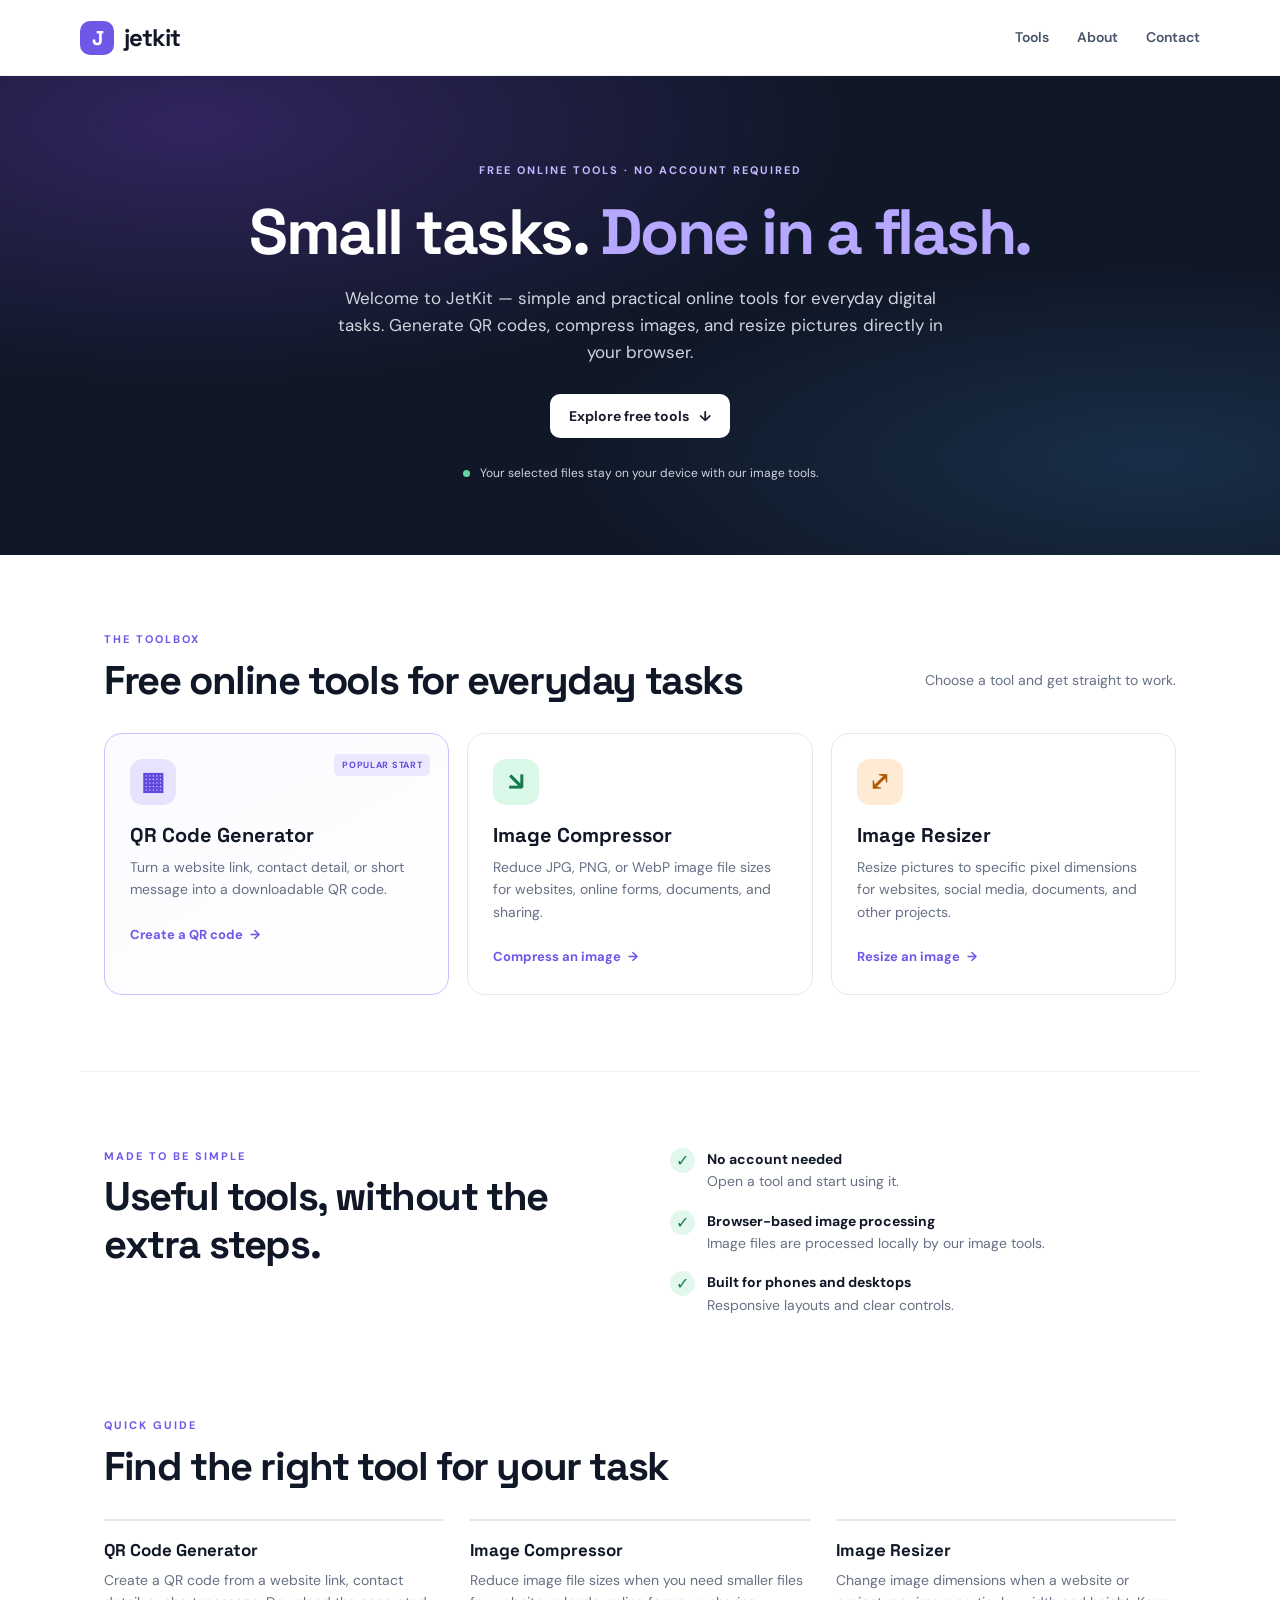
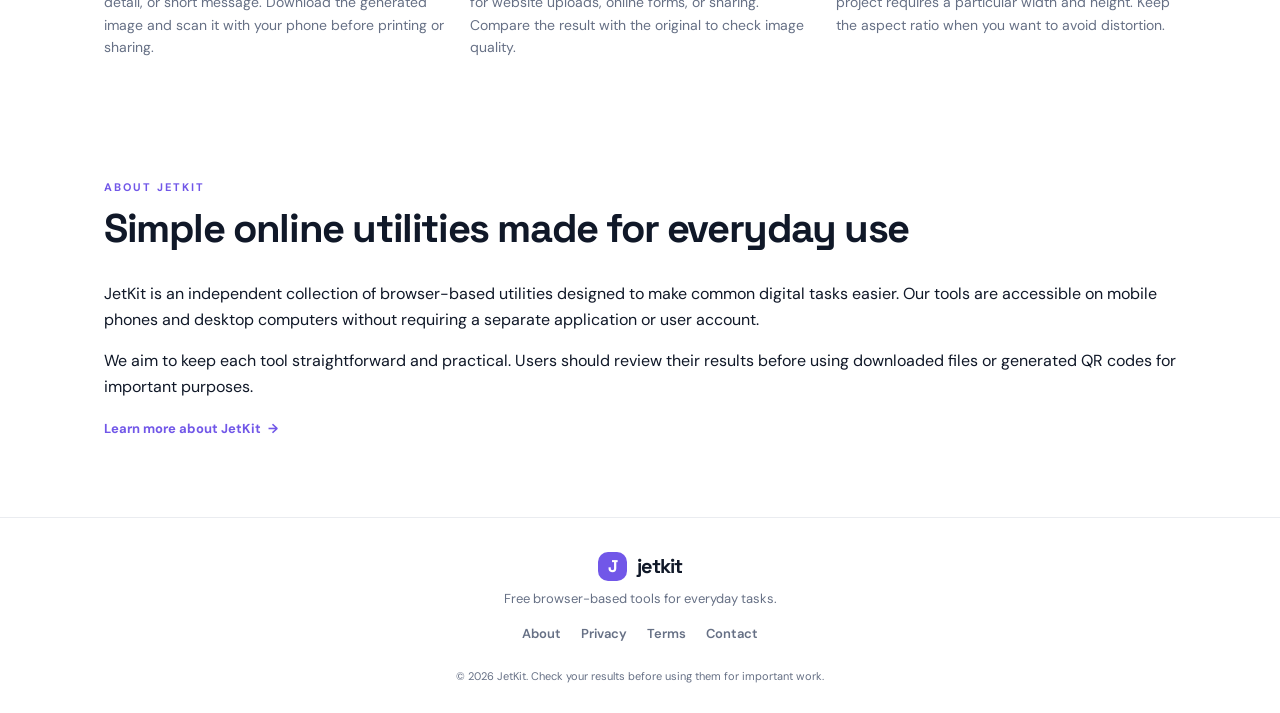
<file: index.html>
<!doctype html>
<html lang="en">
<head>
  <meta charset="utf-8">
  <meta name="viewport" content="width=device-width, initial-scale=1">

  <!-- Google Search Console Verification -->
  <meta name="google-site-verification" content="4UklUwFA97t_j_yVqn6qjvx23p3kDGNB34lNmI1zrZQ">

  <!-- Google AdSense Account Verification -->
  <meta name="google-adsense-account" content="ca-pub-2165376585164486">

  <!-- Google AdSense -->
  <script async
    src="https://pagead2.googlesyndication.com/pagead/js/adsbygoogle.js?client=ca-pub-2165376585164486"
    crossorigin="anonymous"></script>

  <!-- SEO -->
  <title>JetKit | Free Online QR Code Generator & Image Tools</title>
  <meta name="description" content="JetKit offers free online tools to create QR codes, compress images, and resize pictures. Simple browser-based tools for everyday tasks. No account required.">
  <meta name="robots" content="index, follow">
  <meta name="theme-color" content="#101828">
  <meta name="author" content="JetKit">

  <!-- Canonical URL -->
  <link rel="canonical" href="https://jvishal45.github.io/Jetkit/">

  <!-- Open Graph -->
  <meta property="og:type" content="website">
  <meta property="og:site_name" content="JetKit">
  <meta property="og:title" content="JetKit | Free Online Tools">
  <meta property="og:description" content="Create QR codes, compress images, and resize pictures with JetKit's free online tools.">
  <meta property="og:url" content="https://jvishal45.github.io/Jetkit/">

  <!-- Twitter -->
  <meta name="twitter:card" content="summary">
  <meta name="twitter:title" content="JetKit | Free Online Tools">
  <meta name="twitter:description" content="Free online QR code generator, image compressor, and image resizer.">

  <!-- Stylesheet -->
  <link rel="stylesheet" href="styles.css">
</head>

<body>

<header class="site-header">
  <a class="brand" href="index.html" aria-label="JetKit home">
    <span class="brand-mark">J</span> jetkit
  </a>

  <nav aria-label="Main navigation">
    <a href="#tools">Tools</a>
    <a href="about.html">About</a>
    <a href="contact.html">Contact</a>
  </nav>
</header>

<main>

  <!-- HERO SECTION -->
  <section class="hero">
    <div class="eyebrow">FREE ONLINE TOOLS · NO ACCOUNT REQUIRED</div>

    <h1>Small tasks. <span>Done in a flash.</span></h1>

    <p>
      Welcome to JetKit — simple and practical online tools
      for everyday digital tasks. Generate QR codes, compress
      images, and resize pictures directly in your browser.
    </p>

    <a class="button button-light" href="#tools">
      Explore free tools <span aria-hidden="true">↓</span>
    </a>

    <div class="hero-note">
      <span class="dot"></span>
      Your selected files stay on your device with our image tools.
    </div>
  </section>

  <!-- TOOLS SECTION -->
  <section class="section" id="tools">

    <div class="section-heading">
      <div>
        <div class="eyebrow dark">THE TOOLBOX</div>
        <h2>Free online tools for everyday tasks</h2>
      </div>

      <p>Choose a tool and get straight to work.</p>
    </div>

    <div class="tool-grid">

      <!-- QR CODE GENERATOR -->
      <article class="tool-card featured">
        <div class="tool-icon purple">▦</div>
        <div class="pill">POPULAR START</div>
        <h3>QR Code Generator</h3>

        <p>
          Turn a website link, contact detail, or short message
          into a downloadable QR code.
        </p>

        <a class="text-link" href="qr-generator.html">
          Create a QR code <span>→</span>
        </a>
      </article>

      <!-- IMAGE COMPRESSOR -->
      <article class="tool-card">
        <div class="tool-icon green">↘</div>

        <h3>Image Compressor</h3>
        <p>
          Reduce JPG, PNG, or WebP image file sizes for websites,
          online forms, documents, and sharing.
        </p>

        <a class="text-link" href="image-compressor.html">
          Compress an image <span>→</span>
        </a>
      </article>

      <!-- IMAGE RESIZER -->
      <article class="tool-card">
        <div class="tool-icon orange">⤢</div>

        <h3>Image Resizer</h3>
        <p>
          Resize pictures to specific pixel dimensions for
          websites, social media, documents, and other projects.
        </p>

        <a class="text-link" href="image-resizer.html">
          Resize an image <span>→</span>
        </a>
      </article>

    </div>
  </section>

  <!-- BENEFITS SECTION -->
  <section class="section split">

    <div>
      <div class="eyebrow dark">MADE TO BE SIMPLE</div>
      <h2>Useful tools, without the extra steps.</h2>
    </div>

    <div class="benefits">

      <div>
        <span class="check">✓</span>
        <p>
          <strong>No account needed</strong><br>
          Open a tool and start using it.
        </p>
      </div>

      <div>
        <span class="check">✓</span>
        <p>
          <strong>Browser-based image processing</strong><br>
          Image files are processed locally by our image tools.
        </p>
      </div>

      <div>
        <span class="check">✓</span>
        <p>
          <strong>Built for phones and desktops</strong><br>
          Responsive layouts and clear controls.
        </p>
      </div>

    </div>
  </section>

  <!-- QUICK GUIDE -->
  <section class="section info-section">

    <div class="eyebrow dark">QUICK GUIDE</div>
    <h2>Find the right tool for your task</h2>

    <div class="guide-grid">

      <div>
        <h3>QR Code Generator</h3>
        <p>
          Create a QR code from a website link, contact detail,
          or short message. Download the generated image and
          scan it with your phone before printing or sharing.
        </p>
      </div>

      <div>
        <h3>Image Compressor</h3>
        <p>
          Reduce image file sizes when you need smaller files
          for website uploads, online forms, or sharing.
          Compare the result with the original to check image quality.
        </p>
      </div>

      <div>
        <h3>Image Resizer</h3>
        <p>
          Change image dimensions when a website or project
          requires a particular width and height. Keep the
          aspect ratio when you want to avoid distortion.
        </p>
      </div>

    </div>
  </section>

  <!-- ABOUT JETKIT -->
  <section class="section info-section">

    <div class="eyebrow dark">ABOUT JETKIT</div>
    <h2>Simple online utilities made for everyday use</h2>

    <p>
      JetKit is an independent collection of browser-based
      utilities designed to make common digital tasks easier.
      Our tools are accessible on mobile phones and desktop
      computers without requiring a separate application
      or user account.
    </p>

    <p>
      We aim to keep each tool straightforward and practical.
      Users should review their results before using downloaded
      files or generated QR codes for important purposes.
    </p>

    <a class="text-link" href="about.html">
      Learn more about JetKit <span>→</span>
    </a>

  </section>

</main>

<!-- FOOTER -->
<footer class="site-footer">

  <a class="brand footer-brand" href="index.html">
    <span class="brand-mark">J</span> jetkit
  </a>

  <p>Free browser-based tools for everyday tasks.</p>

  <div class="footer-links">
    <a href="about.html">About</a>
    <a href="privacy.html">Privacy</a>
    <a href="terms.html">Terms</a>
    <a href="contact.html">Contact</a>
  </div>

  <small>
    © <span id="year"></span> JetKit.
    Check your results before using them for important work.
  </small>

</footer>

<script src="app.js"></script>

</body>
  </html>
</file>
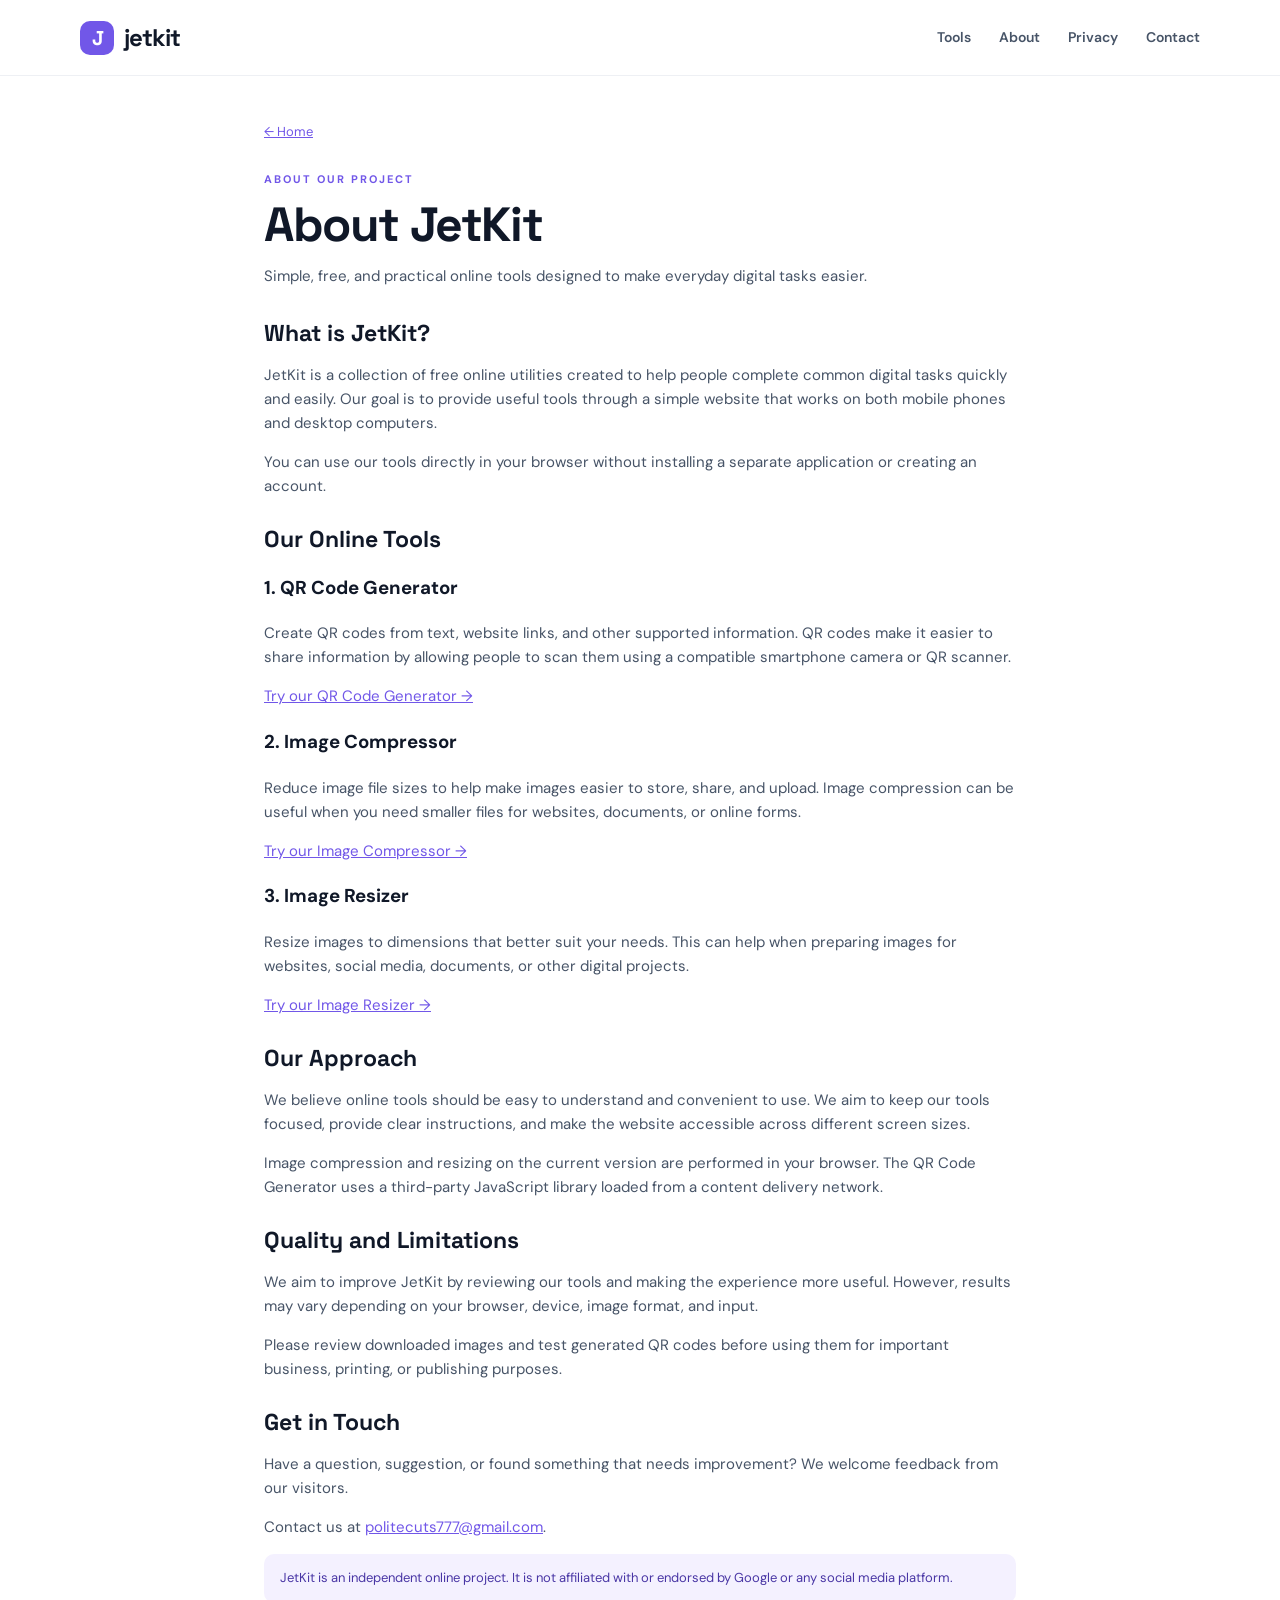
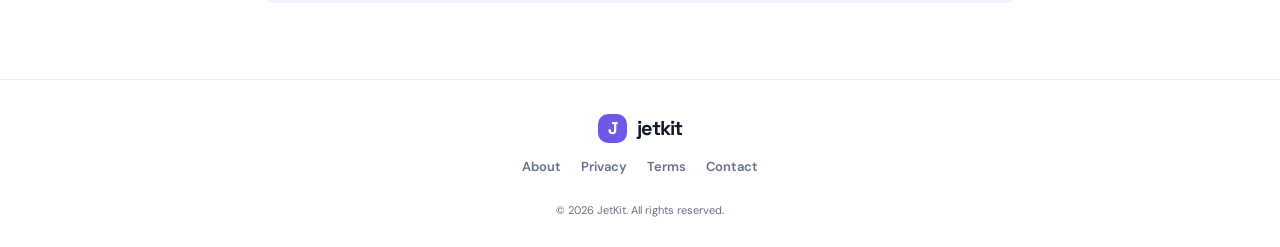
<file: about.html>
<!doctype html>
<html lang="en">
<head>
  <meta charset="utf-8">
  <meta name="viewport" content="width=device-width, initial-scale=1">

  <title>About JetKit | Free Online Image & QR Tools</title>

  <meta name="description" content="Discover JetKit, a collection of simple and free online tools to create QR codes, compress images, and resize images quickly.">

  <meta name="robots" content="index, follow">

  <link rel="stylesheet" href="styles.css">
</head>

<body>

  <header class="site-header">
    <a class="brand" href="index.html">
      <span class="brand-mark">J</span> jetkit
    </a>

    <nav>
      <a href="index.html#tools">Tools</a>
      <a href="about.html">About</a>
      <a href="privacy.html">Privacy</a>
      <a href="contact.html">Contact</a>
    </nav>
  </header>

  <main class="content-page">

    <a class="back-link" href="index.html">← Home</a>

    <div class="eyebrow dark">ABOUT OUR PROJECT</div>

    <h1>About JetKit</h1>

    <p class="lead">
      Simple, free, and practical online tools designed to make everyday digital tasks easier.
    </p>

    <h2>What is JetKit?</h2>

    <p>
      JetKit is a collection of free online utilities created to help people complete common digital tasks quickly and easily. Our goal is to provide useful tools through a simple website that works on both mobile phones and desktop computers.
    </p>

    <p>
      You can use our tools directly in your browser without installing a separate application or creating an account.
    </p>

    <h2>Our Online Tools</h2>

    <h3>1. QR Code Generator</h3>

    <p>
      Create QR codes from text, website links, and other supported information. QR codes make it easier to share information by allowing people to scan them using a compatible smartphone camera or QR scanner.
    </p>

    <p>
      <a href="qr-generator.html">Try our QR Code Generator →</a>
    </p>

    <h3>2. Image Compressor</h3>

    <p>
      Reduce image file sizes to help make images easier to store, share, and upload. Image compression can be useful when you need smaller files for websites, documents, or online forms.
    </p>

    <p>
      <a href="image-compressor.html">Try our Image Compressor →</a>
    </p>

    <h3>3. Image Resizer</h3>

    <p>
      Resize images to dimensions that better suit your needs. This can help when preparing images for websites, social media, documents, or other digital projects.
    </p>

    <p>
      <a href="image-resizer.html">Try our Image Resizer →</a>
    </p>

    <h2>Our Approach</h2>

    <p>
      We believe online tools should be easy to understand and convenient to use. We aim to keep our tools focused, provide clear instructions, and make the website accessible across different screen sizes.
    </p>

    <p>
      Image compression and resizing on the current version are performed in your browser. The QR Code Generator uses a third-party JavaScript library loaded from a content delivery network.
    </p>

    <h2>Quality and Limitations</h2>

    <p>
      We aim to improve JetKit by reviewing our tools and making the experience more useful. However, results may vary depending on your browser, device, image format, and input.
    </p>

    <p>
      Please review downloaded images and test generated QR codes before using them for important business, printing, or publishing purposes.
    </p>

    <h2>Get in Touch</h2>

    <p>
      Have a question, suggestion, or found something that needs improvement? We welcome feedback from our visitors.
    </p>

    <p>
      Contact us at
      <a href="mailto:politecuts777@gmail.com">politecuts777@gmail.com</a>.
    </p>

    <div class="notice">
      JetKit is an independent online project. It is not affiliated with or endorsed by Google or any social media platform.
    </div>

  </main>

  <footer class="site-footer">

    <a class="brand footer-brand" href="index.html">
      <span class="brand-mark">J</span> jetkit
    </a>

    <div class="footer-links">
      <a href="about.html">About</a>
      <a href="privacy.html">Privacy</a>
      <a href="terms.html">Terms</a>
      <a href="contact.html">Contact</a>
    </div>

    <small>© <span id="year"></span> JetKit. All rights reserved.</small>

  </footer>

  <script src="app.js"></script>

</body>
</html>
</file>
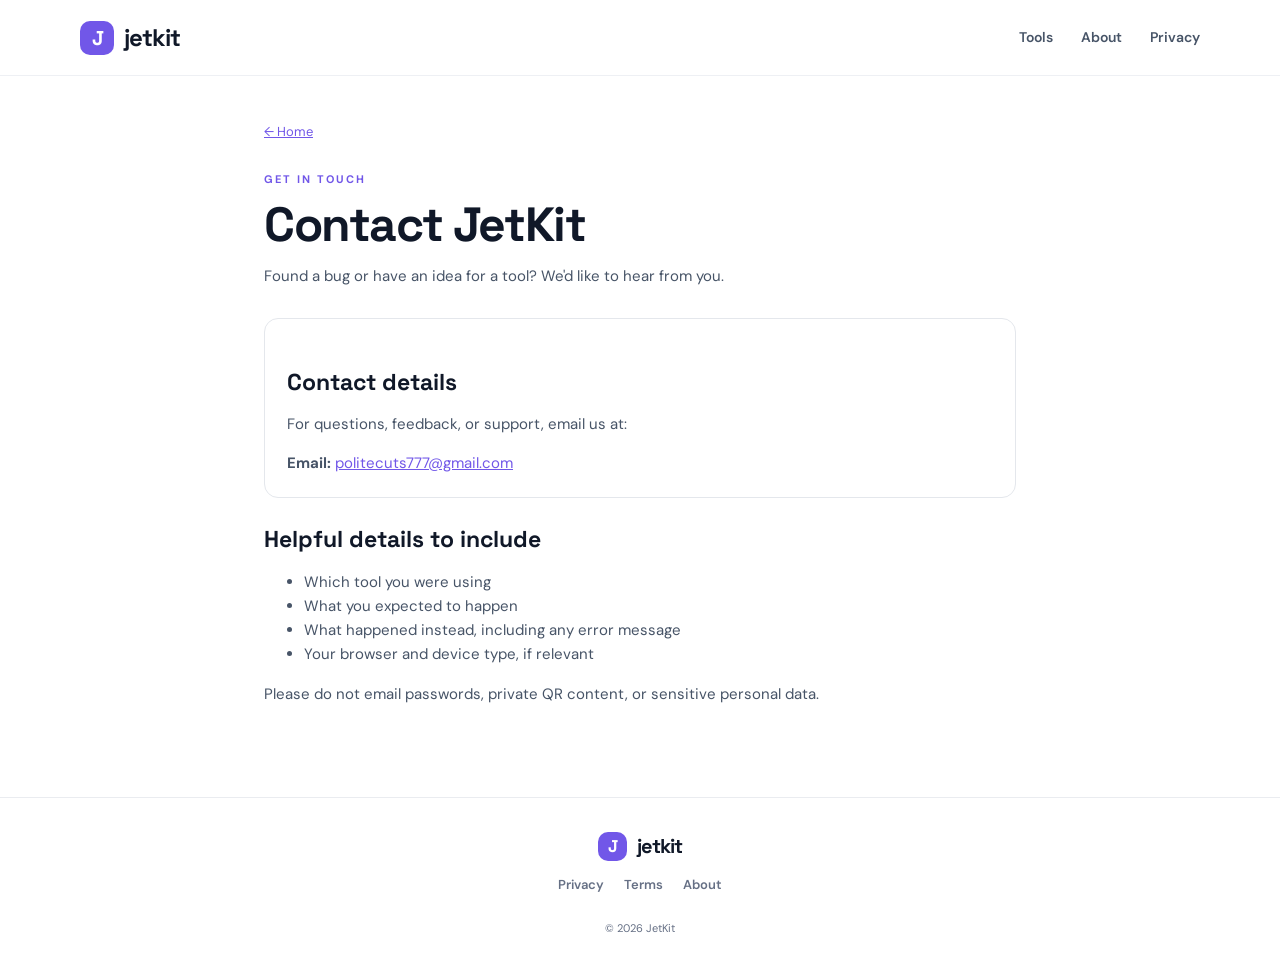
<file: Contact.html>
<!doctype html>
<html lang="en">
<head>
  <meta charset="utf-8">
  <meta name="viewport" content="width=device-width,initial-scale=1">
  <title>Contact JetKit</title>
  <meta name="description" content="Contact JetKit for feedback, support, or questions about our free online tools.">
  <link rel="stylesheet" href="styles.css">
</head>
<body>
  <header class="site-header">
    <a class="brand" href="index.html">
      <span class="brand-mark">J</span> jetkit
    </a>
    <nav>
      <a href="index.html#tools">Tools</a>
      <a href="about.html">About</a>
      <a href="privacy.html">Privacy</a>
    </nav>
  </header>

  <main class="content-page">
    <a class="back-link" href="index.html">← Home</a>
    <div class="eyebrow dark">GET IN TOUCH</div>
    <h1>Contact JetKit</h1>
    <p class="lead">Found a bug or have an idea for a tool? We'd like to hear from you.</p>

    <div class="contact-card">
      <h2>Contact details</h2>
      <p>For questions, feedback, or support, email us at:</p>
      <p><strong>Email:</strong>
        <a href="mailto:politecuts777@gmail.com">politecuts777@gmail.com</a>
      </p>
    </div>

    <h2>Helpful details to include</h2>
    <ul>
      <li>Which tool you were using</li>
      <li>What you expected to happen</li>
      <li>What happened instead, including any error message</li>
      <li>Your browser and device type, if relevant</li>
    </ul>

    <p>Please do not email passwords, private QR content, or sensitive personal data.</p>
  </main>

  <footer class="site-footer">
    <a class="brand footer-brand" href="index.html">
      <span class="brand-mark">J</span> jetkit
    </a>
    <div class="footer-links">
      <a href="privacy.html">Privacy</a>
      <a href="terms.html">Terms</a>
      <a href="about.html">About</a>
    </div>
    <small>© <span id="year"></span> JetKit</small>
  </footer>

  <script src="app.js"></script>
</body>
</html>
</file>
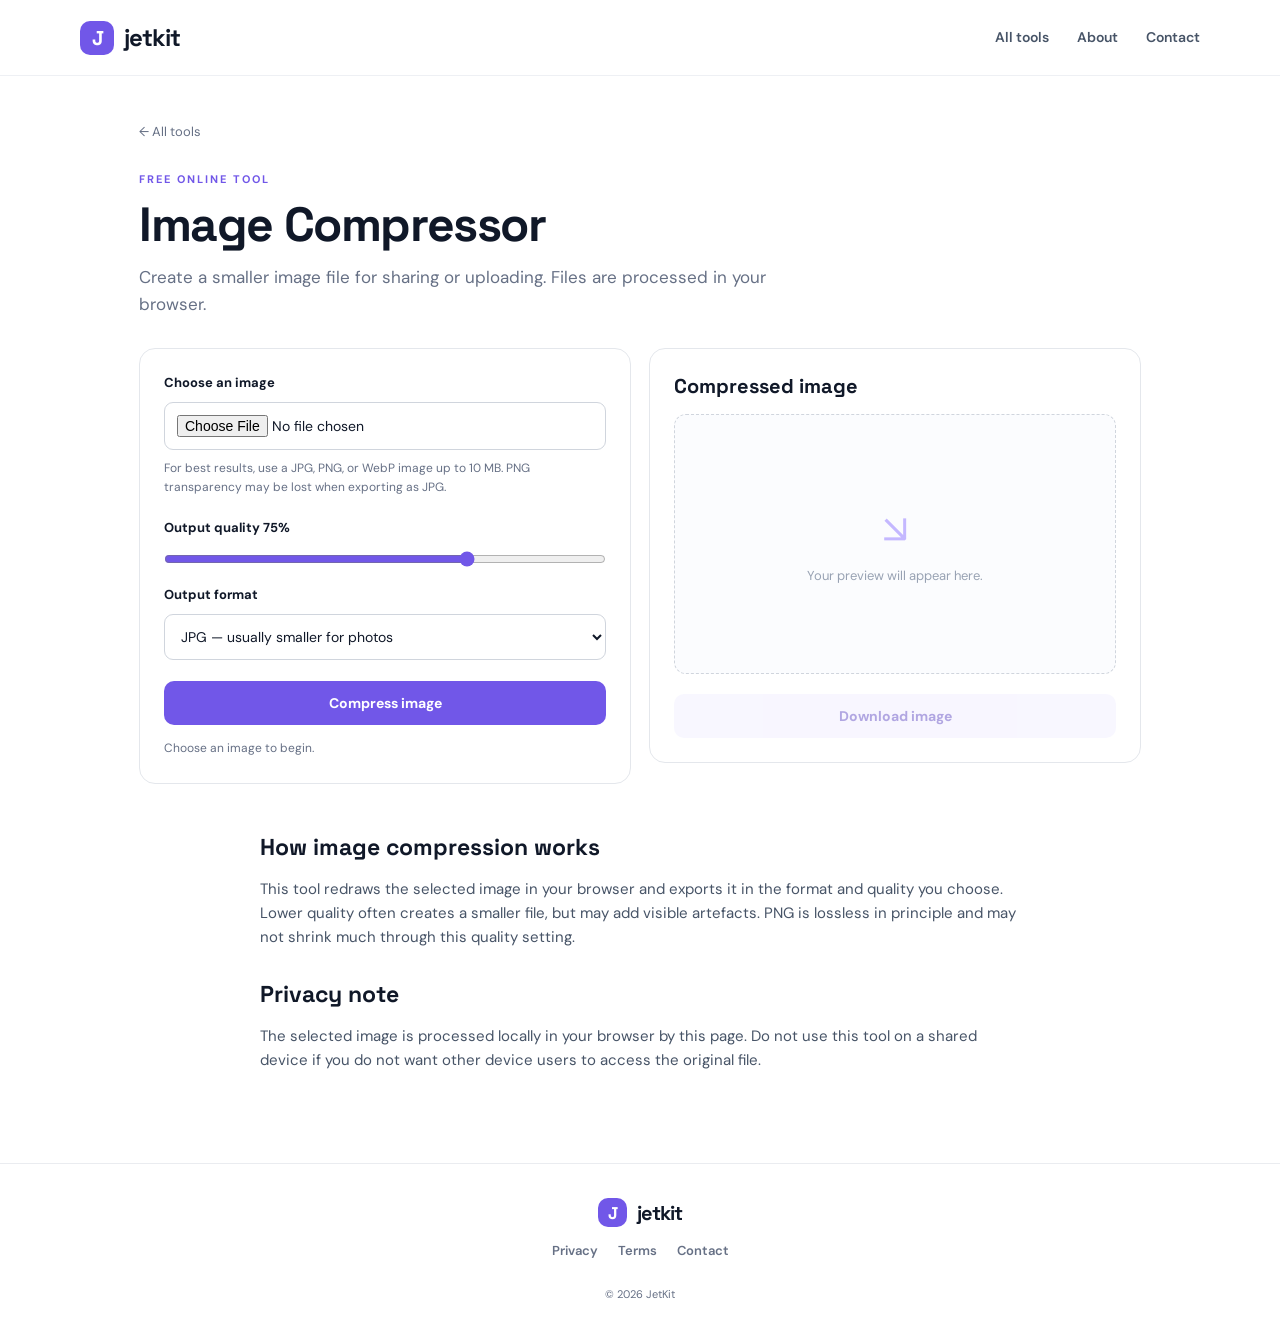
<file: image-compressor.html>
<!doctype html>
<html lang="en"><head><meta charset="utf-8"><meta name="viewport" content="width=device-width, initial-scale=1"><title>Free Image Compressor Online | JetKit</title><meta name="description" content="Compress an image in your browser and download a smaller JPG, PNG, or WebP file. Free image compression tool by JetKit."><link rel="stylesheet" href="styles.css"><script src="image-tools.js" defer></script></head>
<body><header class="site-header"><a class="brand" href="index.html"><span class="brand-mark">J</span> jetkit</a><nav><a href="index.html#tools">All tools</a><a href="about.html">About</a><a href="contact.html">Contact</a></nav></header><main class="tool-page"><a class="back-link" href="index.html#tools">← All tools</a><div class="eyebrow dark">FREE ONLINE TOOL</div><h1>Image Compressor</h1><p class="lead">Create a smaller image file for sharing or uploading. Files are processed in your browser.</p>
<div class="workspace"><section class="panel"><label for="image-file">Choose an image</label><input id="image-file" type="file" accept="image/jpeg,image/png,image/webp"><p class="hint">For best results, use a JPG, PNG, or WebP image up to 10 MB. PNG transparency may be lost when exporting as JPG.</p><label for="quality">Output quality <span id="quality-label">75%</span></label><input id="quality" type="range" min="30" max="95" value="75"><label for="format">Output format</label><select id="format"><option value="image/jpeg">JPG — usually smaller for photos</option><option value="image/webp">WebP — modern web format</option><option value="image/png">PNG — lossless, may be larger</option></select><button class="button" id="process-image">Compress image</button><p class="status" id="image-status" role="status" aria-live="polite">Choose an image to begin.</p></section><section class="panel result-panel"><h2>Compressed image</h2><div id="image-preview" class="preview-box"><div class="empty-state"><span>↘</span><p>Your preview will appear here.</p></div></div><div id="image-stats" class="stats"></div><a class="button button-secondary disabled-link" id="download-image" download="jetkit-compressed.jpg" aria-disabled="true">Download image</a></section></div>
<section class="content-copy"><h2>How image compression works</h2><p>This tool redraws the selected image in your browser and exports it in the format and quality you choose. Lower quality often creates a smaller file, but may add visible artefacts. PNG is lossless in principle and may not shrink much through this quality setting.</p><h2>Privacy note</h2><p>The selected image is processed locally in your browser by this page. Do not use this tool on a shared device if you do not want other device users to access the original file.</p></section></main><footer class="site-footer"><a class="brand footer-brand" href="index.html"><span class="brand-mark">J</span> jetkit</a><div class="footer-links"><a href="privacy.html">Privacy</a><a href="terms.html">Terms</a><a href="contact.html">Contact</a></div><small>© <span id="year"></span> JetKit</small></footer><script src="app.js"></script></body></html>
</file>
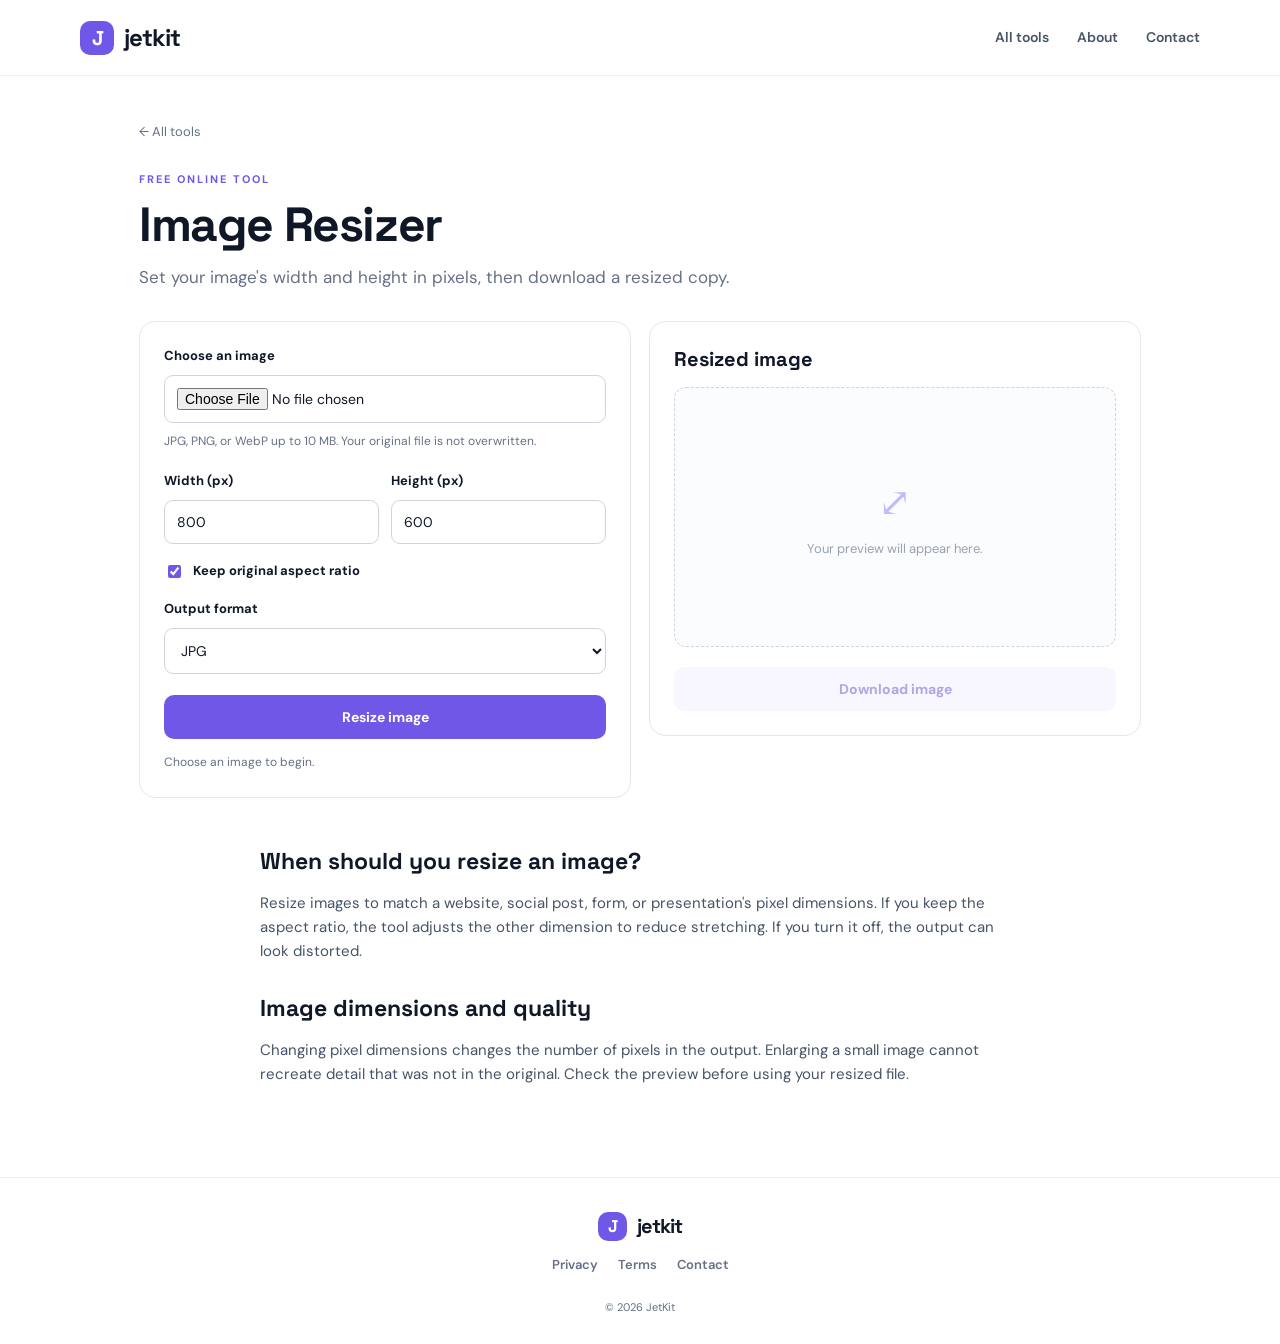
<file: image-resizer.html>
<!doctype html>
<html lang="en"><head><meta charset="utf-8"><meta name="viewport" content="width=device-width, initial-scale=1"><title>Free Image Resizer Online | JetKit</title><meta name="description" content="Resize an image to custom pixel dimensions for free. Preview and download your resized image using JetKit in your browser."><link rel="stylesheet" href="styles.css"><script src="image-tools.js" defer></script></head>
<body><header class="site-header"><a class="brand" href="index.html"><span class="brand-mark">J</span> jetkit</a><nav><a href="index.html#tools">All tools</a><a href="about.html">About</a><a href="contact.html">Contact</a></nav></header><main class="tool-page"><a class="back-link" href="index.html#tools">← All tools</a><div class="eyebrow dark">FREE ONLINE TOOL</div><h1>Image Resizer</h1><p class="lead">Set your image's width and height in pixels, then download a resized copy.</p>
<div class="workspace"><section class="panel"><label for="image-file">Choose an image</label><input id="image-file" type="file" accept="image/jpeg,image/png,image/webp"><p class="hint">JPG, PNG, or WebP up to 10 MB. Your original file is not overwritten.</p><div class="field-row"><div><label for="width">Width (px)</label><input id="width" type="number" min="1" max="6000" value="800"></div><div><label for="height">Height (px)</label><input id="height" type="number" min="1" max="6000" value="600"></div></div><label class="check-row"><input type="checkbox" id="keep-ratio" checked> Keep original aspect ratio</label><label for="resize-format">Output format</label><select id="resize-format"><option value="image/jpeg">JPG</option><option value="image/png">PNG</option><option value="image/webp">WebP</option></select><button class="button" id="process-image">Resize image</button><p class="status" id="image-status" role="status" aria-live="polite">Choose an image to begin.</p></section><section class="panel result-panel"><h2>Resized image</h2><div id="image-preview" class="preview-box"><div class="empty-state"><span>⤢</span><p>Your preview will appear here.</p></div></div><div id="image-stats" class="stats"></div><a class="button button-secondary disabled-link" id="download-image" download="jetkit-resized.jpg" aria-disabled="true">Download image</a></section></div>
<section class="content-copy"><h2>When should you resize an image?</h2><p>Resize images to match a website, social post, form, or presentation's pixel dimensions. If you keep the aspect ratio, the tool adjusts the other dimension to reduce stretching. If you turn it off, the output can look distorted.</p><h2>Image dimensions and quality</h2><p>Changing pixel dimensions changes the number of pixels in the output. Enlarging a small image cannot recreate detail that was not in the original. Check the preview before using your resized file.</p></section></main><footer class="site-footer"><a class="brand footer-brand" href="index.html"><span class="brand-mark">J</span> jetkit</a><div class="footer-links"><a href="privacy.html">Privacy</a><a href="terms.html">Terms</a><a href="contact.html">Contact</a></div><small>© <span id="year"></span> JetKit</small></footer><script src="app.js"></script></body></html>
</file>
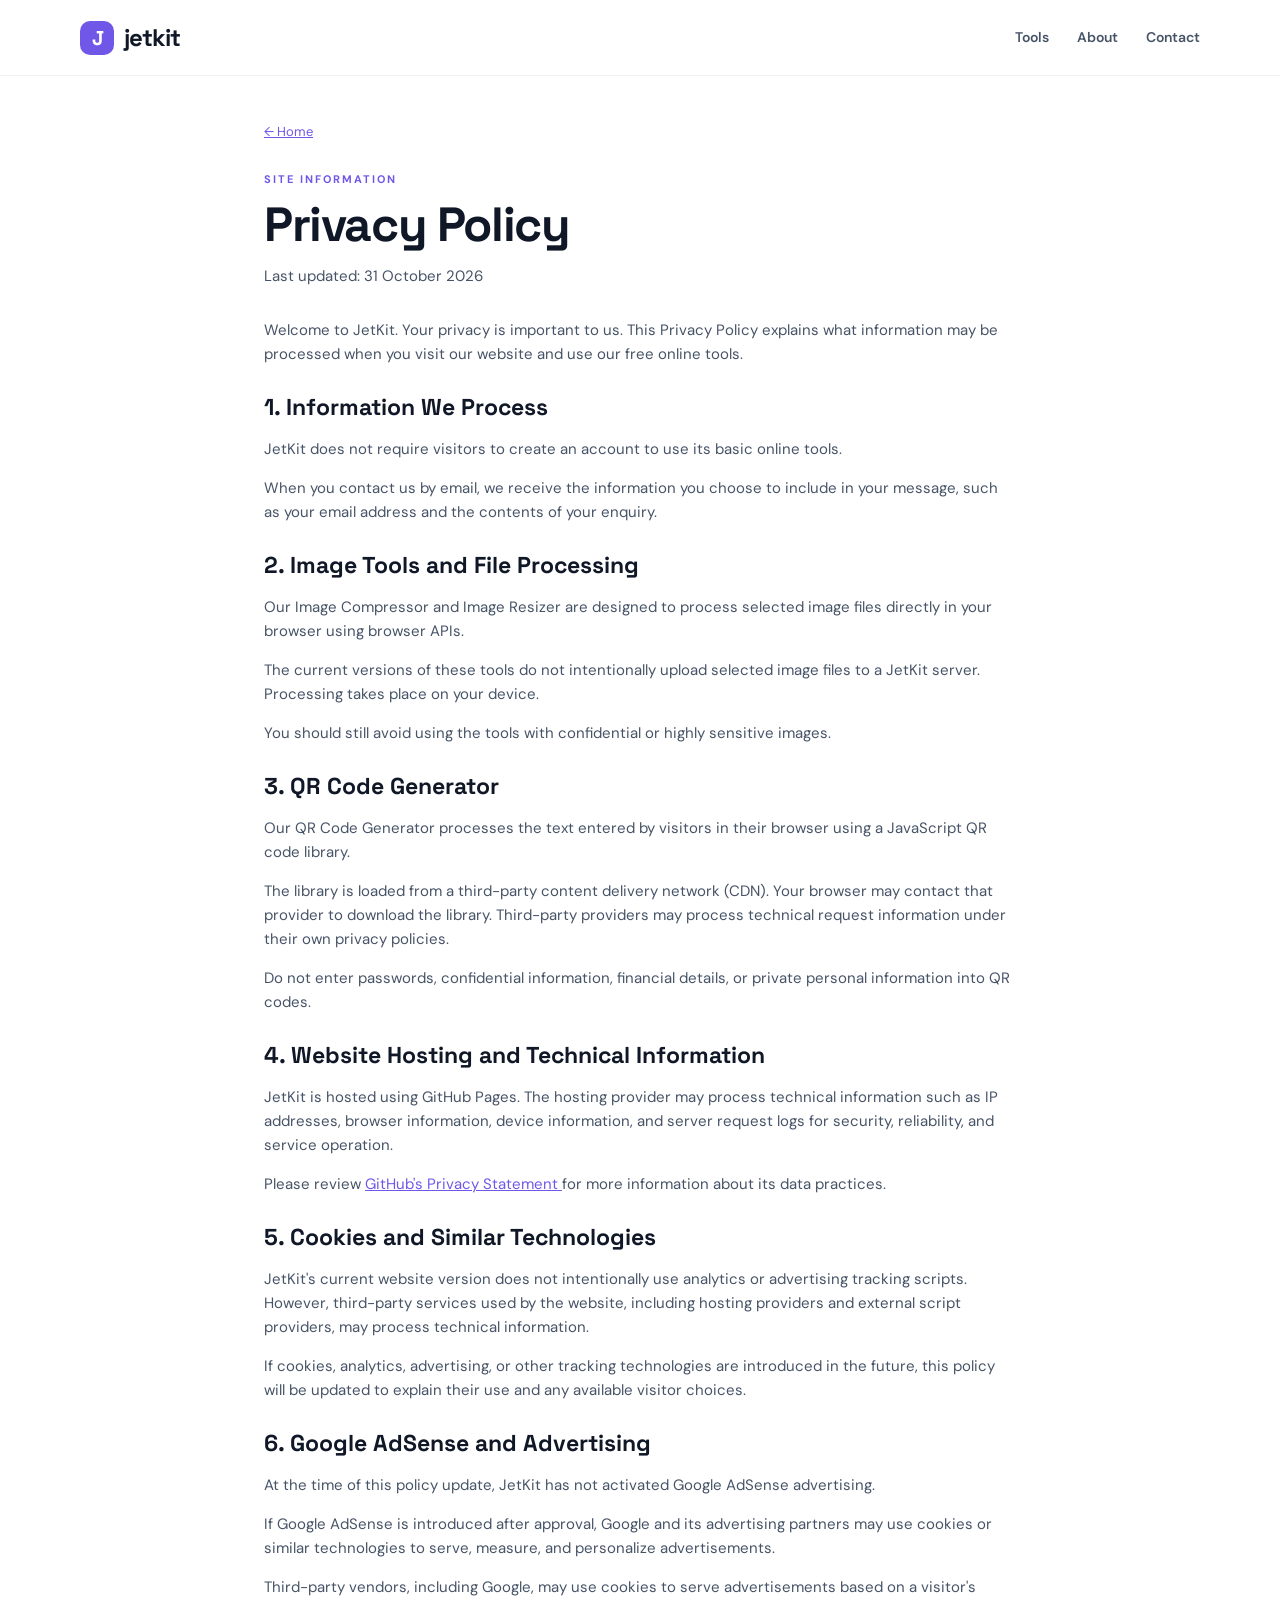
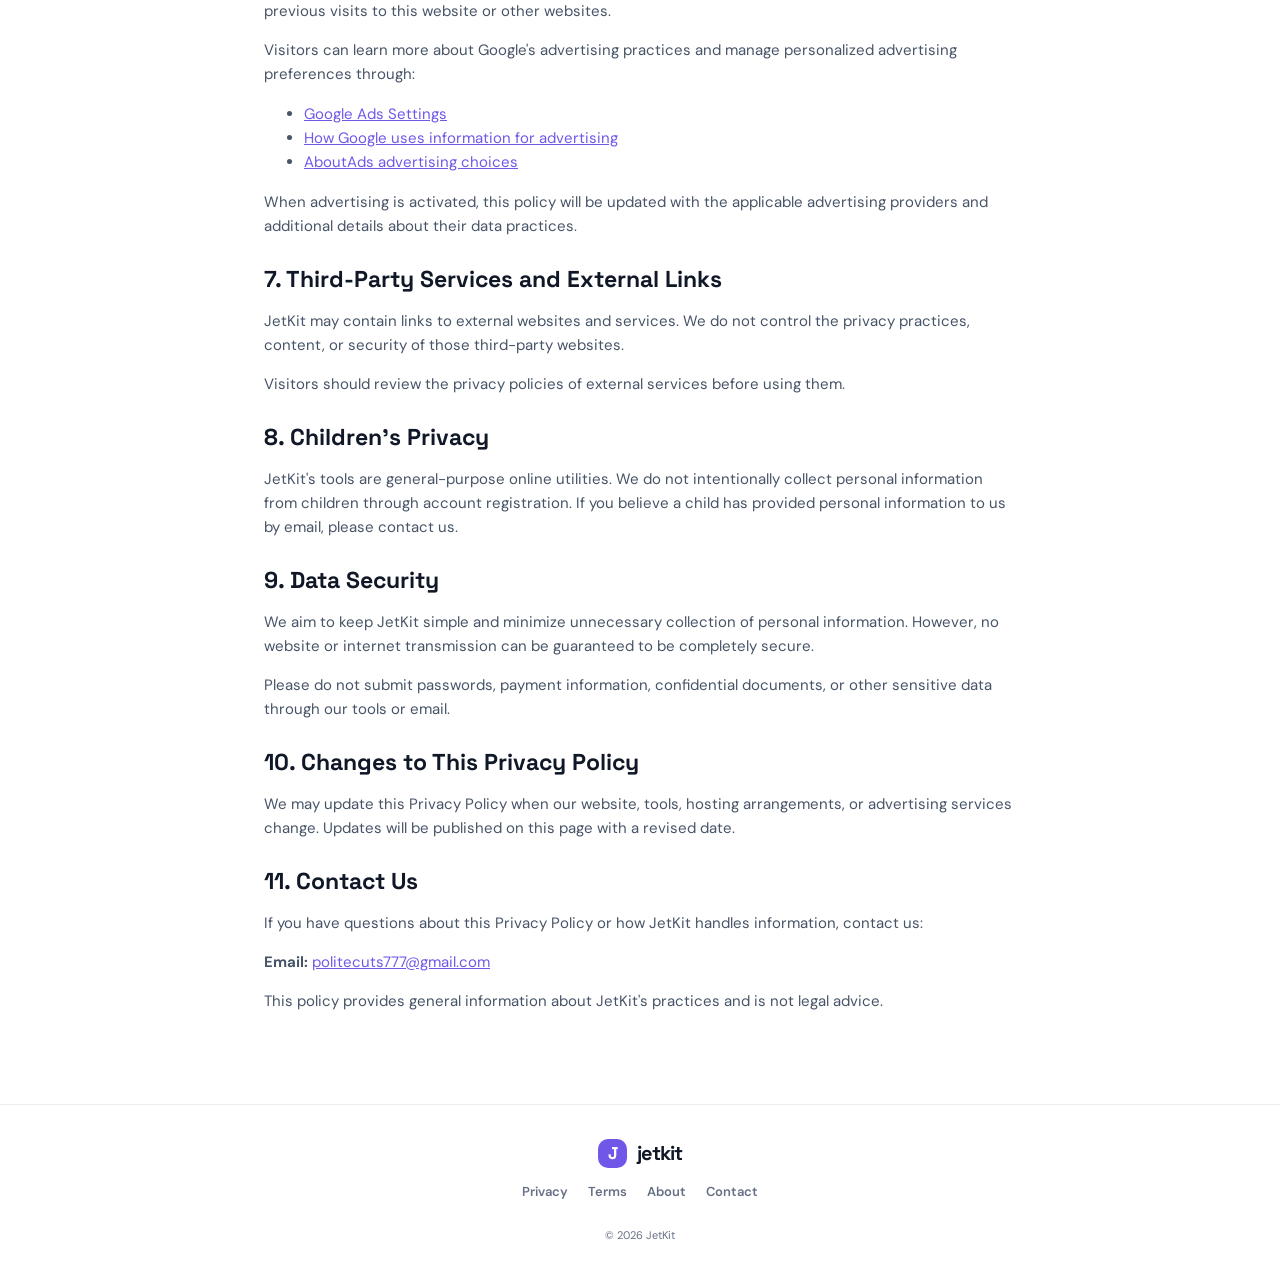
<file: Privacy.html>
<!doctype html>
<html lang="en">
<head>
  <meta charset="utf-8">
  <meta name="viewport" content="width=device-width,initial-scale=1">
  <title>Privacy Policy | JetKit</title>
  <meta name="description" content="Read the JetKit Privacy Policy to understand how our online tools, website hosting, and advertising services handle information.">
  <link rel="stylesheet" href="styles.css">
</head>
<body>

<header class="site-header">
  <a class="brand" href="index.html">
    <span class="brand-mark">J</span> jetkit
  </a>
  <nav>
    <a href="index.html#tools">Tools</a>
    <a href="about.html">About</a>
    <a href="contact.html">Contact</a>
  </nav>
</header>

<main class="content-page">
  <a class="back-link" href="index.html">← Home</a>

  <div class="eyebrow dark">SITE INFORMATION</div>
  <h1>Privacy Policy</h1>
  <p class="lead">Last updated: 31 October 2026</p>

  <p>
    Welcome to JetKit. Your privacy is important to us.
    This Privacy Policy explains what information may be
    processed when you visit our website and use our free
    online tools.
  </p>

  <h2>1. Information We Process</h2>
  <p>
    JetKit does not require visitors to create an account
    to use its basic online tools.
  </p>
  <p>
    When you contact us by email, we receive the information
    you choose to include in your message, such as your
    email address and the contents of your enquiry.
  </p>

  <h2>2. Image Tools and File Processing</h2>
  <p>
    Our Image Compressor and Image Resizer are designed
    to process selected image files directly in your
    browser using browser APIs.
  </p>
  <p>
    The current versions of these tools do not intentionally
    upload selected image files to a JetKit server.
    Processing takes place on your device.
  </p>
  <p>
    You should still avoid using the tools with confidential
    or highly sensitive images.
  </p>

  <h2>3. QR Code Generator</h2>
  <p>
    Our QR Code Generator processes the text entered by
    visitors in their browser using a JavaScript QR code
    library.
  </p>
  <p>
    The library is loaded from a third-party content
    delivery network (CDN). Your browser may contact
    that provider to download the library.
    Third-party providers may process technical request
    information under their own privacy policies.
  </p>
  <p>
    Do not enter passwords, confidential information,
    financial details, or private personal information
    into QR codes.
  </p>

  <h2>4. Website Hosting and Technical Information</h2>
  <p>
    JetKit is hosted using GitHub Pages.
    The hosting provider may process technical information
    such as IP addresses, browser information, device
    information, and server request logs for security,
    reliability, and service operation.
  </p>
  <p>
    Please review
    <a href="https://docs.github.com/en/site-policy/privacy-policies/github-privacy-statement"
       target="_blank" rel="noopener noreferrer">
      GitHub's Privacy Statement
    </a>
    for more information about its data practices.
  </p>

  <h2>5. Cookies and Similar Technologies</h2>
  <p>
    JetKit's current website version does not intentionally
    use analytics or advertising tracking scripts.
    However, third-party services used by the website,
    including hosting providers and external script
    providers, may process technical information.
  </p>
  <p>
    If cookies, analytics, advertising, or other tracking
    technologies are introduced in the future, this policy
    will be updated to explain their use and any available
    visitor choices.
  </p>

  <h2>6. Google AdSense and Advertising</h2>
  <p>
    At the time of this policy update, JetKit has not
    activated Google AdSense advertising.
  </p>
  <p>
    If Google AdSense is introduced after approval,
    Google and its advertising partners may use cookies
    or similar technologies to serve, measure, and
    personalize advertisements.
  </p>
  <p>
    Third-party vendors, including Google, may use
    cookies to serve advertisements based on a visitor's
    previous visits to this website or other websites.
  </p>
  <p>
    Visitors can learn more about Google's advertising
    practices and manage personalized advertising
    preferences through:
  </p>
  <ul>
    <li>
      <a href="https://adssettings.google.com/"
         target="_blank" rel="noopener noreferrer">
        Google Ads Settings
      </a>
    </li>
    <li>
      <a href="https://policies.google.com/technologies/ads"
         target="_blank" rel="noopener noreferrer">
        How Google uses information for advertising
      </a>
    </li>
    <li>
      <a href="https://www.aboutads.info/choices/"
         target="_blank" rel="noopener noreferrer">
        AboutAds advertising choices
      </a>
    </li>
  </ul>
  <p>
    When advertising is activated, this policy will be
    updated with the applicable advertising providers
    and additional details about their data practices.
  </p>

  <h2>7. Third-Party Services and External Links</h2>
  <p>
    JetKit may contain links to external websites and
    services. We do not control the privacy practices,
    content, or security of those third-party websites.
  </p>
  <p>
    Visitors should review the privacy policies of
    external services before using them.
  </p>

  <h2>8. Children's Privacy</h2>
  <p>
    JetKit's tools are general-purpose online utilities.
    We do not intentionally collect personal information
    from children through account registration.
    If you believe a child has provided personal
    information to us by email, please contact us.
  </p>

  <h2>9. Data Security</h2>
  <p>
    We aim to keep JetKit simple and minimize unnecessary
    collection of personal information.
    However, no website or internet transmission can be
    guaranteed to be completely secure.
  </p>
  <p>
    Please do not submit passwords, payment information,
    confidential documents, or other sensitive data
    through our tools or email.
  </p>

  <h2>10. Changes to This Privacy Policy</h2>
  <p>
    We may update this Privacy Policy when our website,
    tools, hosting arrangements, or advertising services
    change. Updates will be published on this page with
    a revised date.
  </p>

  <h2>11. Contact Us</h2>
  <p>
    If you have questions about this Privacy Policy
    or how JetKit handles information, contact us:
  </p>
  <p>
    <strong>Email:</strong>
    <a href="mailto:politecuts777@gmail.com">
      politecuts777@gmail.com
    </a>
  </p>

  <p>
    This policy provides general information about
    JetKit's practices and is not legal advice.
  </p>
</main>

<footer class="site-footer">
  <a class="brand footer-brand" href="index.html">
    <span class="brand-mark">J</span> jetkit
  </a>
  <div class="footer-links">
    <a href="privacy.html">Privacy</a>
    <a href="terms.html">Terms</a>
    <a href="about.html">About</a>
    <a href="contact.html">Contact</a>
  </div>
  <small>© <span id="year"></span> JetKit</small>
</footer>

<script src="app.js"></script>
</body>
</html>
</file>
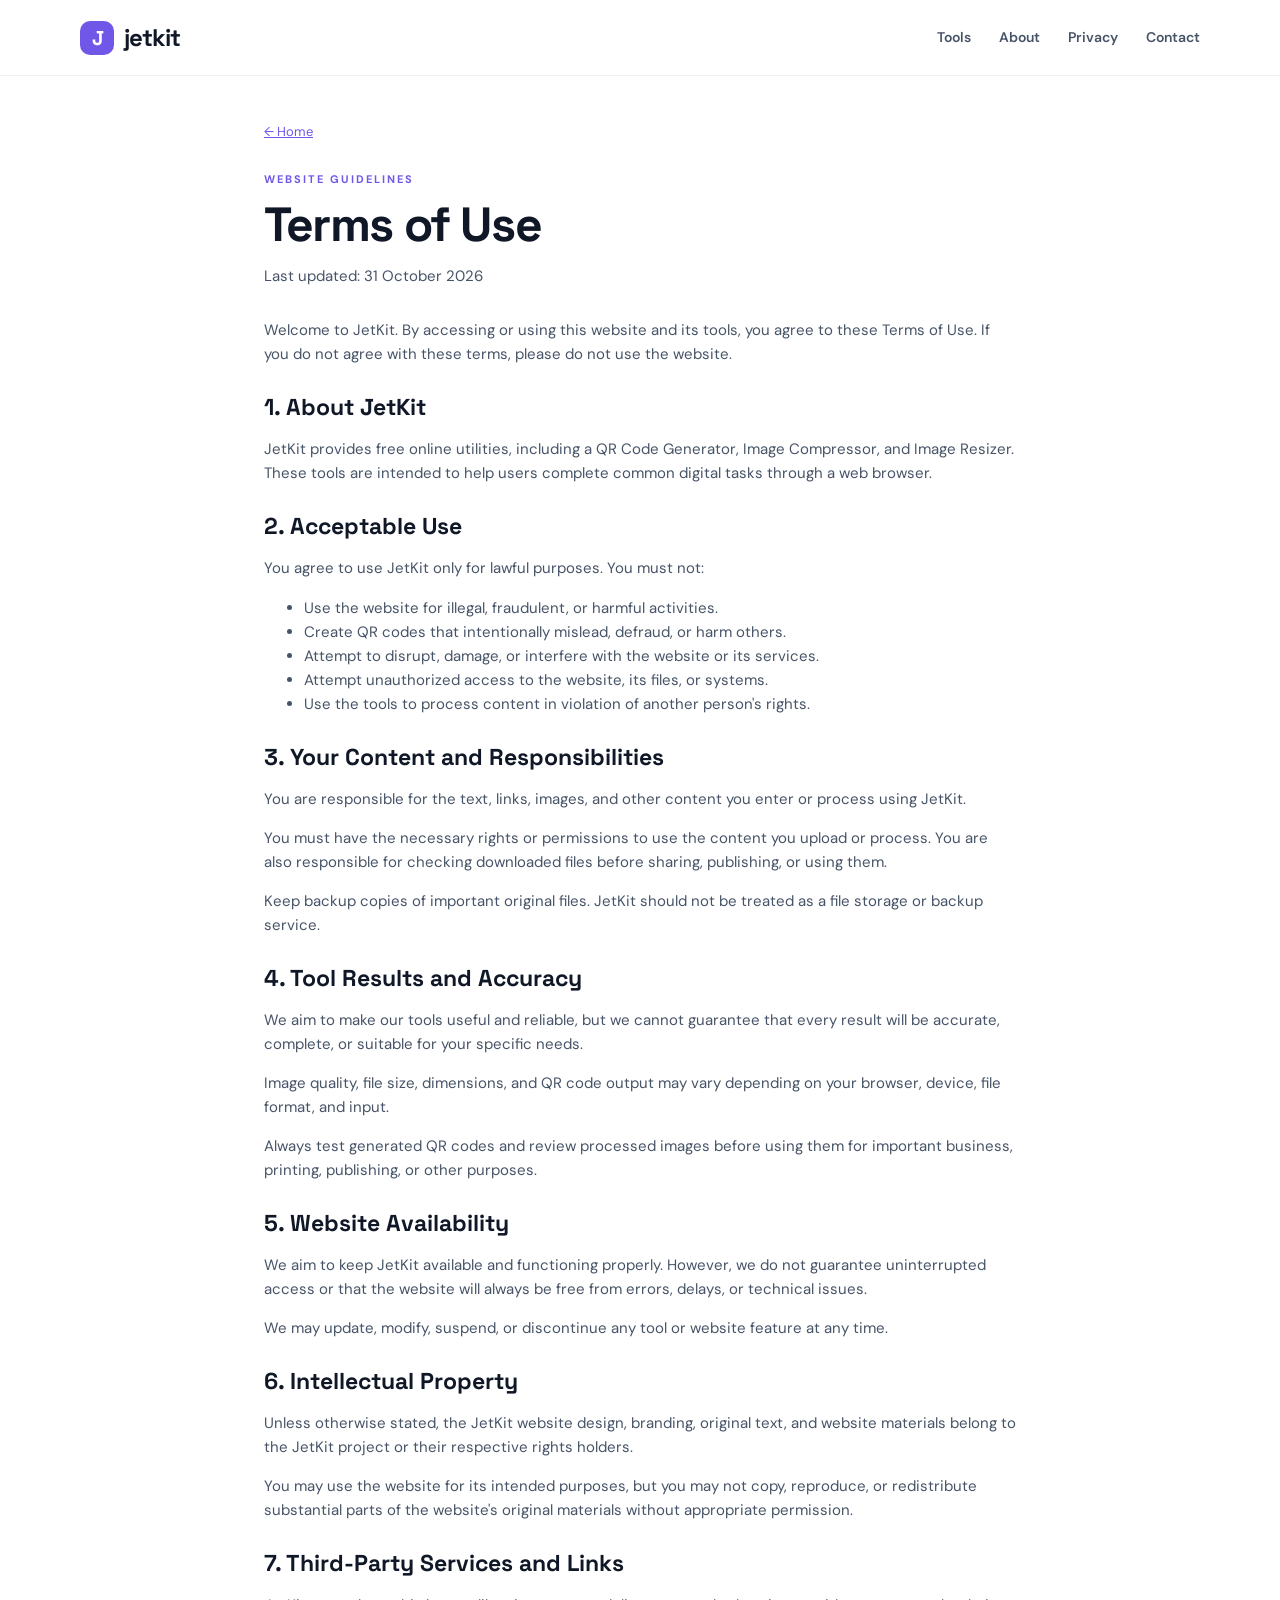
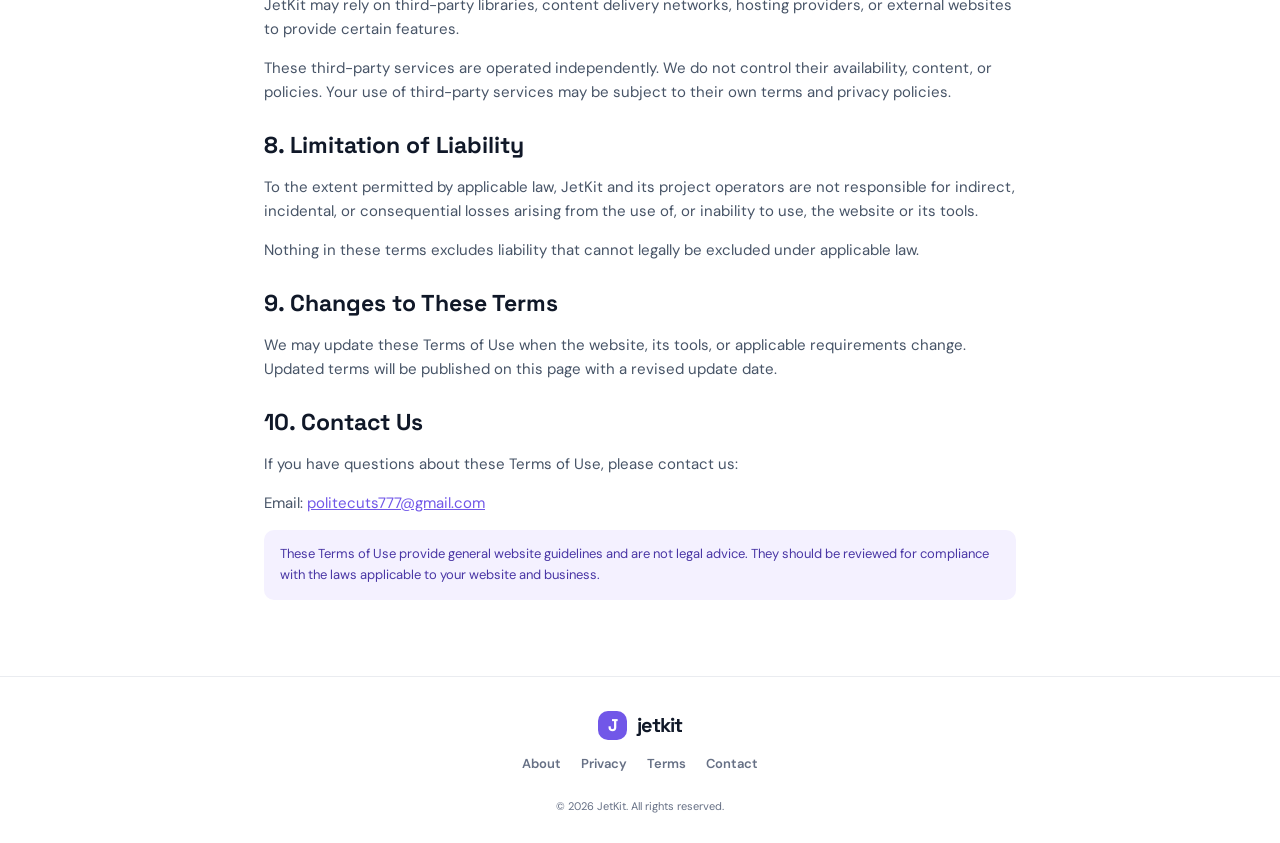
<file: terms.html>
<!doctype html>
<html lang="en">
<head>
  <meta charset="utf-8">
  <meta name="viewport" content="width=device-width, initial-scale=1">

  <title>Terms of Use | JetKit Free Online Tools</title>

  <meta name="description" content="Read the Terms of Use for JetKit's free online tools, including QR code generation, image compression, and image resizing.">

  <meta name="robots" content="index, follow">

  <link rel="stylesheet" href="styles.css">
</head>

<body>

  <header class="site-header">
    <a class="brand" href="index.html">
      <span class="brand-mark">J</span> jetkit
    </a>

    <nav>
      <a href="index.html#tools">Tools</a>
      <a href="about.html">About</a>
      <a href="privacy.html">Privacy</a>
      <a href="contact.html">Contact</a>
    </nav>
  </header>

  <main class="content-page">

    <a class="back-link" href="index.html">← Home</a>

    <div class="eyebrow dark">WEBSITE GUIDELINES</div>

    <h1>Terms of Use</h1>

    <p class="lead">Last updated: 31 October 2026</p>

    <p>
      Welcome to JetKit. By accessing or using this website and its tools, you agree to these Terms of Use. If you do not agree with these terms, please do not use the website.
    </p>

    <h2>1. About JetKit</h2>

    <p>
      JetKit provides free online utilities, including a QR Code Generator, Image Compressor, and Image Resizer. These tools are intended to help users complete common digital tasks through a web browser.
    </p>

    <h2>2. Acceptable Use</h2>

    <p>
      You agree to use JetKit only for lawful purposes. You must not:
    </p>

    <ul>
      <li>Use the website for illegal, fraudulent, or harmful activities.</li>
      <li>Create QR codes that intentionally mislead, defraud, or harm others.</li>
      <li>Attempt to disrupt, damage, or interfere with the website or its services.</li>
      <li>Attempt unauthorized access to the website, its files, or systems.</li>
      <li>Use the tools to process content in violation of another person's rights.</li>
    </ul>

    <h2>3. Your Content and Responsibilities</h2>

    <p>
      You are responsible for the text, links, images, and other content you enter or process using JetKit.
    </p>

    <p>
      You must have the necessary rights or permissions to use the content you upload or process. You are also responsible for checking downloaded files before sharing, publishing, or using them.
    </p>

    <p>
      Keep backup copies of important original files. JetKit should not be treated as a file storage or backup service.
    </p>

    <h2>4. Tool Results and Accuracy</h2>

    <p>
      We aim to make our tools useful and reliable, but we cannot guarantee that every result will be accurate, complete, or suitable for your specific needs.
    </p>

    <p>
      Image quality, file size, dimensions, and QR code output may vary depending on your browser, device, file format, and input.
    </p>

    <p>
      Always test generated QR codes and review processed images before using them for important business, printing, publishing, or other purposes.
    </p>

    <h2>5. Website Availability</h2>

    <p>
      We aim to keep JetKit available and functioning properly. However, we do not guarantee uninterrupted access or that the website will always be free from errors, delays, or technical issues.
    </p>

    <p>
      We may update, modify, suspend, or discontinue any tool or website feature at any time.
    </p>

    <h2>6. Intellectual Property</h2>

    <p>
      Unless otherwise stated, the JetKit website design, branding, original text, and website materials belong to the JetKit project or their respective rights holders.
    </p>

    <p>
      You may use the website for its intended purposes, but you may not copy, reproduce, or redistribute substantial parts of the website's original materials without appropriate permission.
    </p>

    <h2>7. Third-Party Services and Links</h2>

    <p>
      JetKit may rely on third-party libraries, content delivery networks, hosting providers, or external websites to provide certain features.
    </p>

    <p>
      These third-party services are operated independently. We do not control their availability, content, or policies. Your use of third-party services may be subject to their own terms and privacy policies.
    </p>

    <h2>8. Limitation of Liability</h2>

    <p>
      To the extent permitted by applicable law, JetKit and its project operators are not responsible for indirect, incidental, or consequential losses arising from the use of, or inability to use, the website or its tools.
    </p>

    <p>
      Nothing in these terms excludes liability that cannot legally be excluded under applicable law.
    </p>

    <h2>9. Changes to These Terms</h2>

    <p>
      We may update these Terms of Use when the website, its tools, or applicable requirements change. Updated terms will be published on this page with a revised update date.
    </p>

    <h2>10. Contact Us</h2>

    <p>
      If you have questions about these Terms of Use, please contact us:
    </p>

    <p>
      Email:
      <a href="mailto:politecuts777@gmail.com">politecuts777@gmail.com</a>
    </p>

    <div class="notice">
      These Terms of Use provide general website guidelines and are not legal advice. They should be reviewed for compliance with the laws applicable to your website and business.
    </div>

  </main>

  <footer class="site-footer">

    <a class="brand footer-brand" href="index.html">
      <span class="brand-mark">J</span> jetkit
    </a>

    <div class="footer-links">
      <a href="about.html">About</a>
      <a href="privacy.html">Privacy</a>
      <a href="terms.html">Terms</a>
      <a href="contact.html">Contact</a>
    </div>

    <small>© <span id="year"></span> JetKit. All rights reserved.</small>

  </footer>

  <script src="app.js"></script>

</body>
</html>
</file>
<file: styles.css>
@import url('https://fonts.googleapis.com/css2?family=DM+Sans:wght@400;500;600;700&family=Space+Grotesk:wght@500;600;700&display=swap');
:root{--ink:#101828;--muted:#667085;--line:#e4e7ec;--paper:#f7f8fc;--purple:#7157e8;--purple-dark:#5941c9;--green:#d9f8e8;--orange:#ffead5}
*{box-sizing:border-box}html{scroll-behavior:smooth}body{margin:0;background:#fff;color:var(--ink);font-family:'DM Sans',Arial,sans-serif;line-height:1.6}a{color:inherit;text-decoration:none}.site-header{height:76px;padding:0 max(24px,calc((100% - 1120px)/2));display:flex;align-items:center;justify-content:space-between;border-bottom:1px solid #eef0f4;background:#fff}.brand{display:inline-flex;align-items:center;gap:10px;font:700 24px 'Space Grotesk',sans-serif;letter-spacing:-1px}.brand-mark{display:inline-grid;place-items:center;background:var(--purple);color:#fff;border-radius:10px;width:34px;height:34px;font-size:20px}.site-header nav{display:flex;gap:28px;color:#475467;font-size:14px;font-weight:600}.site-header nav a:hover,.footer-links a:hover{color:var(--purple)}.hero{background:#101828;color:#fff;padding:86px 24px 72px;text-align:center;background-image:radial-gradient(ellipse at 15% 10%,#31245e 0,transparent 42%),radial-gradient(ellipse at 90% 80%,#182e47 0,transparent 35%)}.eyebrow{font-size:11px;letter-spacing:2px;font-weight:700;color:#c4b8ff}.eyebrow.dark{color:var(--purple);margin-bottom:8px}.hero h1{font:700 clamp(38px,6vw,64px)/1.08 'Space Grotesk',sans-serif;letter-spacing:-2.5px;margin:18px auto;max-width:800px}.hero h1 span{color:#b6a7ff}.hero>p{max-width:610px;margin:0 auto 28px;color:#d0d5dd;font-size:17px}.button{display:inline-flex;align-items:center;justify-content:center;gap:10px;border:0;border-radius:10px;background:var(--purple);color:#fff;padding:13px 19px;font:700 14px 'DM Sans',sans-serif;cursor:pointer;transition:.15s}.button:hover{background:var(--purple-dark);transform:translateY(-1px)}.button-light{background:#fff;color:#1d1b2d}.button-light:hover{background:#ece8ff}.hero-note{margin-top:26px;font-size:12px;color:#d0d5dd}.dot{display:inline-block;width:7px;height:7px;background:#61d6a4;border-radius:50%;margin-right:7px}.section{max-width:1120px;margin:auto;padding:76px 24px}.section-heading{display:flex;justify-content:space-between;align-items:end;gap:24px;margin-bottom:28px}.section h2,.tool-page h1,.content-page h1{font:700 clamp(28px,4vw,40px)/1.2 'Space Grotesk',sans-serif;letter-spacing:-1.4px;margin:0}.section-heading>p{max-width:300px;color:var(--muted);font-size:14px}.tool-grid{display:grid;grid-template-columns:repeat(3,1fr);gap:18px}.tool-card{border:1px solid var(--line);border-radius:18px;padding:25px;position:relative;min-height:250px;background:#fff;transition:.2s}.tool-card:hover{box-shadow:0 12px 30px #1018280c;transform:translateY(-3px)}.tool-card.featured{border-color:#c9c0ff;background:linear-gradient(150deg,#fbfaff,#fff)}.tool-icon{width:46px;height:46px;border-radius:13px;display:grid;place-items:center;font-size:25px;font-weight:700;margin-bottom:17px}.purple{background:#e8e2ff;color:#6449df}.green{background:var(--green);color:#16794b}.orange{background:var(--orange);color:#ad5b0a}.pill{position:absolute;right:18px;top:20px;background:#ece8ff;color:#6449df;padding:4px 8px;border-radius:5px;font-size:9px;letter-spacing:.7px;font-weight:700}.tool-card h3,.guide-grid h3{font:700 20px 'Space Grotesk',sans-serif;margin:0 0 8px}.tool-card p,.guide-grid p{font-size:14px;color:var(--muted);margin:0 0 20px}.text-link{font-size:13px;color:var(--purple);font-weight:700}.text-link span{margin-left:4px}.split{border-top:1px solid #f0f1f5;display:grid;grid-template-columns:1fr 1fr;gap:60px}.benefits{display:grid;gap:17px}.benefits>div{display:flex;align-items:start;gap:12px}.benefits p{margin:0;font-size:14px;color:var(--muted)}.benefits strong{color:var(--ink)}.check{background:#e2f8ed;color:#12804e;border-radius:50%;width:25px;height:25px;display:grid;place-items:center;flex-shrink:0}.info-section{padding-top:25px}.info-section h2{margin-bottom:28px}.guide-grid{display:grid;grid-template-columns:repeat(3,1fr);gap:26px}.guide-grid>div{border-top:2px solid var(--line);padding-top:18px}.guide-grid h3{font-size:17px}.site-footer{border-top:1px solid #eaecf0;padding:34px 24px 26px;text-align:center;color:var(--muted);font-size:13px}.footer-brand{color:var(--ink);font-size:20px}.footer-brand .brand-mark{width:29px;height:29px;font-size:17px}.site-footer p{margin:8px 0 14px}.footer-links{display:flex;justify-content:center;gap:20px;margin:14px 0 22px;font-weight:600}.site-footer small{font-size:11px}.tool-page,.content-page{max-width:1050px;margin:auto;padding:42px 24px 76px}.back-link{display:inline-block;color:var(--muted);font-size:13px;margin-bottom:28px}.tool-page h1,.content-page h1{font-size:clamp(34px,5vw,48px);margin:4px 0 10px}.lead{color:var(--muted);font-size:17px;max-width:680px;margin:0 0 30px}.workspace{display:grid;grid-template-columns:1fr 1fr;gap:18px;align-items:start}.panel{border:1px solid var(--line);border-radius:16px;padding:24px;background:#fff;min-width:0}.panel label{display:block;font-size:13px;font-weight:700;margin:0 0 8px}.panel input:not([type=checkbox]):not([type=range]):not([type=color]),.panel textarea,.panel select{width:100%;font:14px 'DM Sans',sans-serif;color:var(--ink);border:1px solid #d0d5dd;border-radius:9px;padding:12px;background:#fff;margin-bottom:17px}.panel input[type=file]{width:100%;font-size:13px;margin-bottom:10px}.panel input[type=range]{width:100%;margin:5px 0 18px;accent-color:var(--purple)}.panel input[type=color]{width:100%;height:42px;border:1px solid var(--line);border-radius:9px;background:white;padding:4px}.panel textarea{resize:vertical}.panel .button{width:100%;margin-top:4px}.hint{font-size:12px;color:var(--muted);margin:-8px 0 20px}.field-row{display:grid;grid-template-columns:1fr 1fr;gap:12px}.field-row>div{min-width:0}.status{font-size:12px;color:var(--muted);margin:14px 0 0;min-height:20px}.result-panel h2{font:700 20px 'Space Grotesk',sans-serif;margin:0 0 15px}.qr-output,.preview-box{min-height:260px;border:1px dashed #d0d5dd;border-radius:12px;display:flex;align-items:center;justify-content:center;padding:18px;margin-bottom:16px;overflow:hidden;background:#fbfcfe}.qr-output canvas,.qr-output img{max-width:100%;height:auto!important}.preview-box img{max-width:100%;max-height:360px;object-fit:contain}.empty-state{text-align:center;color:#98a2b3;font-size:13px}.empty-state span{display:block;font-size:40px;color:#c4b8ff}.empty-state p{margin:5px 0}.button-secondary{background:#f0edff;color:#533bbf}.button-secondary:hover{background:#e5dfff}.button:disabled{opacity:.45;cursor:not-allowed;transform:none}.disabled-link{opacity:.45;pointer-events:none}.stats{font-size:12px;color:var(--muted);margin:0 0 14px}.check-row{display:flex!important;align-items:center;gap:9px;margin:0 0 17px!important}.check-row input{accent-color:var(--purple)}.content-copy{max-width:760px;margin:48px auto 0}.content-copy h2,.content-page h2{font:700 23px 'Space Grotesk',sans-serif;margin:30px 0 10px}.content-copy p,.content-copy li,.content-page p,.content-page li{color:#475467;font-size:15px}.content-copy li{margin:8px 0}.content-page{max-width:800px}.content-page h2{margin-top:26px}.content-page a{color:var(--purple);text-decoration:underline}.notice{padding:14px 16px;border-radius:10px;background:#f4f1ff;color:#4936a5;font-size:13px}.contact-card{border:1px solid var(--line);padding:22px;border-radius:14px;margin-top:24px}.contact-card p{margin-bottom:0}
@media(max-width:760px){.site-header{height:66px;padding:0 18px}.site-header nav{gap:14px;font-size:12px}.brand{font-size:21px}.hero{padding:68px 20px 56px}.hero h1{letter-spacing:-1.6px}.section{padding:55px 18px}.section-heading{display:block}.section-heading>p{margin-bottom:0}.tool-grid,.guide-grid{grid-template-columns:1fr}.tool-card{min-height:auto}.split{grid-template-columns:1fr;gap:25px}.workspace{grid-template-columns:1fr}.tool-page,.content-page{padding:30px 18px 55px}.panel{padding:18px}.qr-output,.preview-box{min-height:220px}.pill{right:14px;top:16px}.footer-links{gap:13px;flex-wrap:wrap}}
@media(prefers-reduced-motion:reduce){html{scroll-behavior:auto}*,*:before,*:after{transition:none!important}}
</file>
